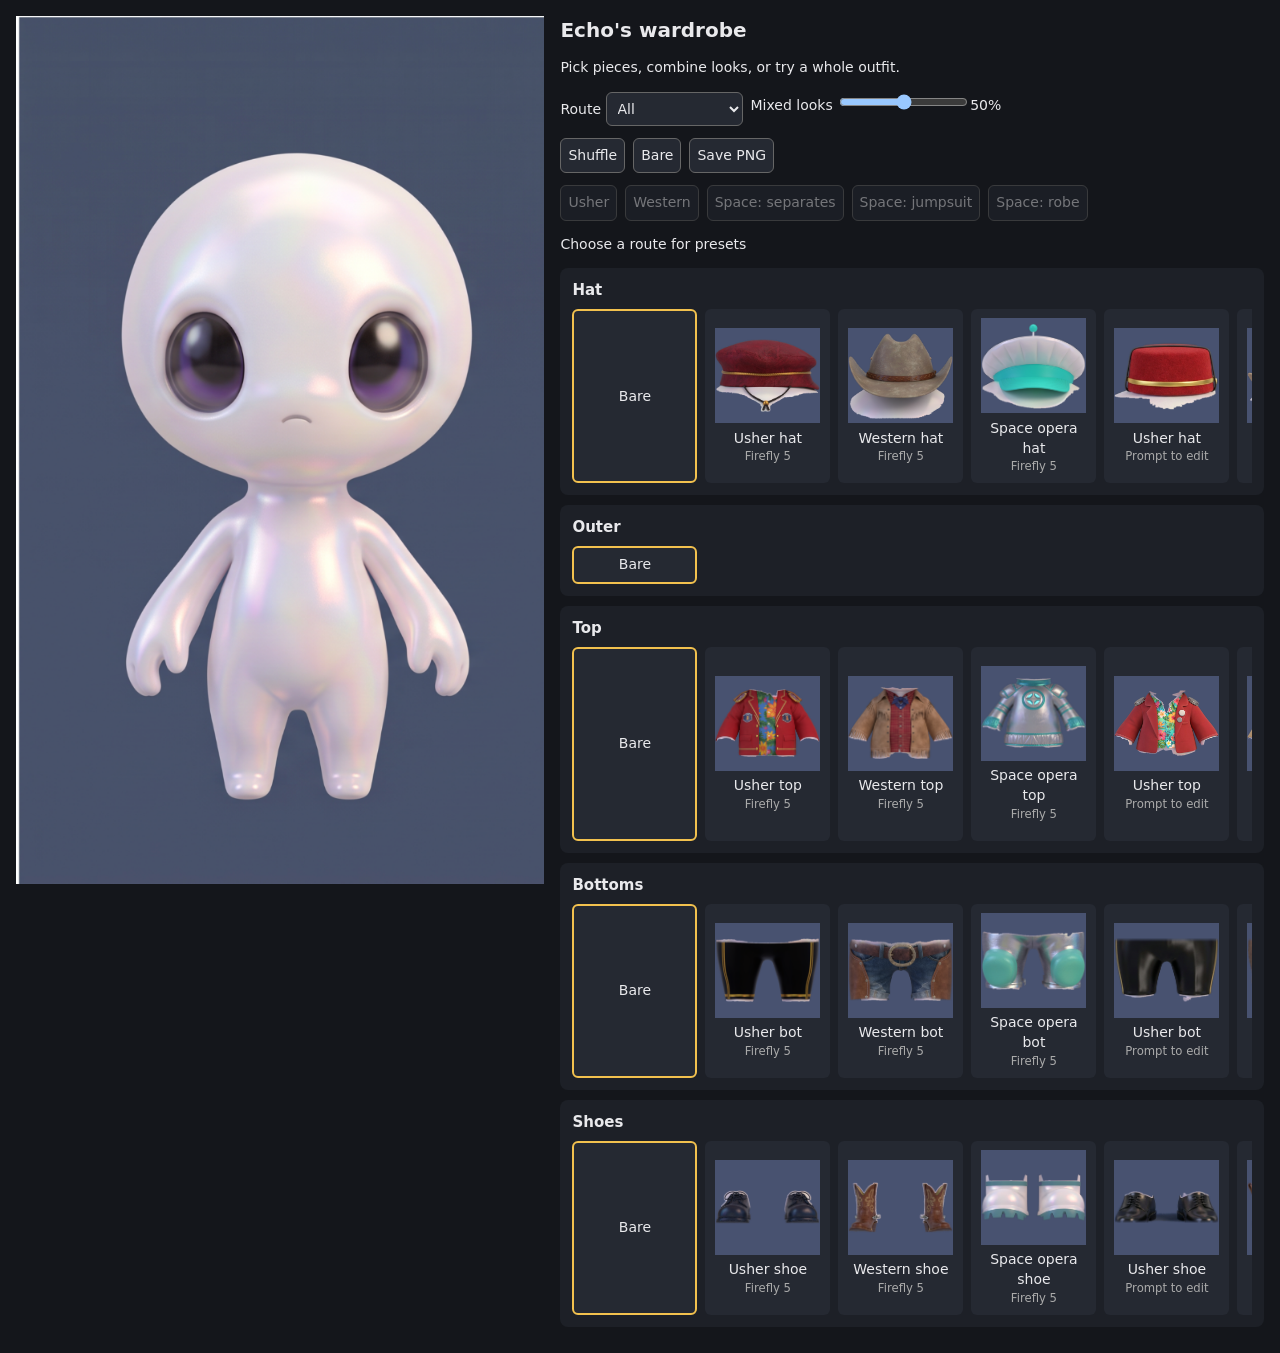
<file: assets/echo-wardrobe/1.0.0/index.html>
<!doctype html><html lang="en"><head><meta charset="utf-8"><meta name="viewport" content="width=device-width, initial-scale=1">
<title>Echo's wardrobe</title><style>
:root{color-scheme:dark}body{margin:0;background:#14161b;color:#e9e9ec;font:14px/1.4 system-ui,sans-serif}
main{display:flex;gap:16px;padding:16px;align-items:flex-start;flex-wrap:wrap}
#stage{position:relative;height:calc(100vh - 32px);max-height:1400px;aspect-ratio:1315/2160;background:#485270;overflow:hidden;flex:none}
#stage img{position:absolute;pointer-events:none}#base{left:0;top:0;width:100%;height:100%}
#side{flex:1;min-width:300px;max-width:900px}h1{font-size:20px;margin:0}h2{font-size:15px;margin:0 0 8px}
.bar{display:flex;gap:8px;flex-wrap:wrap;margin:12px 0}.zone{background:#1d2027;border-radius:8px;padding:12px;margin:10px 0}
button,select{background:#252932;color:inherit;border:1px solid #666;border-radius:6px;padding:7px;cursor:pointer;font:inherit}
button:disabled{opacity:.45;cursor:default}.row{display:flex;gap:8px;overflow-x:auto}.opt{flex:none;width:125px;border:2px solid transparent}
.opt.on{border-color:#f2c14e}.opt img{width:105px;height:95px;object-fit:contain;background:#485270}.occupied{color:#aaa}
#status,.notice{color:#f2c14e}small{display:block;color:#aaa}@media(max-width:700px){#stage{height:auto;width:100%}}
</style></head><body><main><div id="stage"><img id="base" src="base.png" alt="Echo, bare"></div>
<div id="side"><h1>Echo's wardrobe</h1><p>Pick pieces, combine looks, or try a whole outfit.</p>
<div class="bar"><label>Route <select id="route"><option value="all">All</option><option value="f">Firefly 5</option><option value="e">Prompt to edit</option></select></label>
<label>Mixed looks <input id="q" type="range" min="0" max="1" step="0.05" value="0.5"><output id="qvalue">50%</output></label></div>
<div class="bar"><button id="shuffle">Shuffle</button><button id="clear">Bare</button><button id="save">Save PNG</button></div>
<div id="presets" class="bar"></div><p id="presetHint"></p><p id="status" role="status"></p><div id="zones"></div></div></main>
<script>/* Wardrobe v3: shared state and sampling engine for the standalone page and Node tests. */
(function (root, factory) {
  const api = factory();
  if (typeof module === 'object' && module.exports) module.exports = api;
  else root.Wardrobe = api;
})(typeof globalThis !== 'undefined' ? globalThis : this, function () {
  'use strict';
  const slots = Object.freeze(['shoe', 'bot', 'top', 'outer', 'hat']);
  const looks = ['ush', 'wst', 'spc'];
  const rank = s => slots.indexOf(s);
  const blank = () => Object.fromEntries(slots.map(s => [s, null]));
  const copy = x => JSON.parse(JSON.stringify(x));
  function need(ok, message) { if (!ok) throw new Error(message); }
  function finite(n, message) { need(typeof n === 'number' && Number.isFinite(n), message); return n; }
  function routeKey(route) {
    const names = {'Firefly 5': 'f', 'Prompt to edit': 'e', 'Nano Banana Pro': 'e', 'Nano Banana Pro (OpenRouter)': 'g'};
    return names[route] || route;
  }
  function itemValid(p) {
    need(p && typeof p.id === 'string' && p.id.length > 0, 'item needs stable ID');
    need(Array.isArray(p.occupies) && p.occupies.length > 0 && new Set(p.occupies).size === p.occupies.length && p.occupies.every(s => slots.includes(s)), 'invalid occupied slots');
    need(looks.includes(p.look), 'unknown look');
    need(['f', 'e', 'g'].includes(routeKey(p.route)), 'unknown route');
    finite(p.rank, 'invalid rank'); finite(p.weight, 'invalid weight');
    need(p.weight > 0, 'item weight must be positive');
    return p;
  }
  function catalog(items) {
    const c = Object.create(null);
    items.forEach(p => { itemValid(p); need(!c[p.id], 'duplicate item ID'); c[p.id] = Object.freeze({...copy(p), occupies: Object.freeze(p.occupies.slice())}); });
    return Object.freeze(c);
  }
  function initial() { return {worn: blank(), last: blank(), notices: {}, route: 'all'}; }
  function validate(state, c) {
    slots.forEach(s => {
      const id = state.worn[s];
      need(id === null || (c[id] && c[id].occupies.includes(s)), 'invalid worn slot');
      if (id !== null) c[id].occupies.forEach(t => need(state.worn[t] === id, 'partial item occupancy'));
    });
    return state;
  }
  function rowSlot(p) { return p.occupies.reduce((a, b) => rank(a) > rank(b) ? a : b); }
  function wornList(state, c) {
    validate(state, c);
    return [...new Set(slots.map(s => state.worn[s]).filter(Boolean))].map(id => c[id])
      .sort((a, b) => a.rank - b.rank || (a.id < b.id ? -1 : a.id > b.id ? 1 : 0));
  }
  function snapshot(state, c) { return copy(wornList(state, c)); }
  function restore(state, freed, c) {
    slots.filter(s => freed.has(s)).forEach(s => {
      if (state.worn[s] !== null || state.last[s] === null) return;
      const p = c[state.last[s]];
      if (p && p.occupies.length === 1 && p.occupies[0] === s) state.worn[s] = p.id;
      else state.notices[s] = 'Remembered item is missing or incompatible';
    });
  }
  function removeWhole(state, ids, c) {
    const freed = new Set();
    ids.forEach(id => { if (id) c[id].occupies.forEach(s => { state.worn[s] = null; freed.add(s); }); });
    return freed;
  }
  function transaction(state, c, action) {
    validate(state, c);
    const n = copy(state); n.notices = {};
    if (action.type === 'route') {
      need(['all', 'f', 'e'].includes(action.route), 'invalid route filter');
      n.route = action.route;
      n.notices = copy(state.notices);
    } else if (action.type === 'clear') { n.worn = blank(); n.last = blank(); }
    else if (action.type === 'replace') {
      need(Array.isArray(action.ids) && new Set(action.ids).size === action.ids.length, 'duplicate outfit ID');
      n.worn = blank();
      action.ids.forEach(id => {
        need(c[id], 'missing outfit item: ' + id);
        c[id].occupies.forEach(s => { need(n.worn[s] === null, 'outfit slot conflict'); n.worn[s] = id; });
      });
      slots.forEach(s => { const p = c[n.worn[s]]; if (!p) n.last[s] = null; else if (p.occupies.length === 1) n.last[s] = p.id; });
    } else if (action.type === 'equip') {
      const p = c[action.id]; need(p, 'missing equipped item');
      if (p.occupies.every(s => n.worn[s] === p.id)) return state;
      const freed = removeWhole(n, new Set(p.occupies.map(s => n.worn[s])), c);
      p.occupies.forEach(s => { n.worn[s] = p.id; });
      if (p.occupies.length === 1) n.last[p.occupies[0]] = p.id;
      restore(n, freed, c);
    } else if (action.type === 'bare' || action.type === 'remove') {
      let s = action.slot;
      if (action.type === 'remove') {
        const p = c[action.id]; need(p, 'missing removed item');
        if (!p.occupies.some(t => n.worn[t] === p.id)) return state;
        if (p.occupies.length > 1) {
          restore(n, removeWhole(n, new Set([p.id]), c), c);
          return validate(n, c);
        }
        s = p.occupies[0];
      }
      need(slots.includes(s), 'invalid bare slot');
      n.last[s] = null;
      const freed = removeWhole(n, new Set([n.worn[s]]), c); freed.delete(s);
      restore(n, freed, c);
    } else throw new Error('unknown transaction');
    return validate(n, c);
  }
  const presets = {
    f: {
      ush: ['probe_fhatush_r1','probe_ftopush_r1','probe_fbotush_r1','probe_fshoeush_r2'],
      wst: ['probe_fhatwst_r1','probe_ftopwst_r1','probe_fbotwst_r1','probe_fshoewst_r2'],
      spc: ['probe_fhatspc_r1','probe_ftopspc_r1','probe_fbotspc_r1','probe_fshoespc_r2'],
      jumpsuit: ['probe_fhatspc_r1','probe_ftbspcjs_r1','probe_fshoespc_r2'],
      robe: ['probe_fhatspc_r1','probe_ftbspcrb_r1','probe_fshoespc_r2']
    },
    e: {
      ush: ['probe_ehatush_r1','probe_etopush_r1','probe_ebotush_r1','probe_eshoeush_r2'],
      wst: ['probe_ehatwst_r1','probe_etopwst_r1','probe_ebotwst_r1','probe_eshoewst_r2'],
      spc: ['probe_ehatspc_r1','probe_etopspc_r1','probe_ebotspc_r1','probe_eshoespc_r2'],
      jumpsuit: ['probe_ehatspc_r1','probe_etbspcjs_r1','probe_eshoespc_r2'],
      robe: ['probe_ehatspc_r1','probe_etbspcrb_r1','probe_eshoespc_r2']
    }
  };
  function preset(c, route, name) {
    if (route === 'all') return {reason: 'Choose a route for presets'};
    const ids = presets[route] && presets[route][name];
    if (!ids) return {reason: 'Unknown preset'};
    try {
      ids.forEach(id => { need(c[id], 'Missing preset item: ' + id); need(routeKey(c[id].route) === route, 'Preset route mismatch'); });
      transaction(initial(), c, {type: 'replace', ids});
      return {ids: ids.slice()};
    } catch (e) { return {reason: "This outfit isn't available on this route", diagnostic: e.message}; }
  }
  function enumerate(c, config = {}) {
    const route = config.route || 'all'; need(['all','f','e'].includes(route), 'invalid route filter');
    const q = config.q === undefined ? 0.5 : config.q;
    finite(q, 'invalid q'); need(q >= 0 && q <= 1, 'invalid q');
    const bare = Object.fromEntries(slots.map(s => [s, 1]));
    Object.entries(config.bare || {}).forEach(([s, w]) => { need(slots.includes(s), 'unknown bare slot'); finite(w, 'invalid bare weight'); need(w >= 0, 'negative bare weight'); bare[s] = w; });
    const pairs = new Map();
    const key = (a, b) => JSON.stringify([a, b].sort());
    (config.pairs || []).forEach(p => {
      need(Array.isArray(p) && p.length === 3 && c[p[0]] && c[p[1]] && p[0] !== p[1], 'invalid pair');
      finite(p[2], 'invalid pair weight'); need(p[2] >= 0, 'negative pair weight');
      const k = key(p[0], p[1]); need(!pairs.has(k), 'duplicate unordered pair'); pairs.set(k, p[2]);
    });
    const entries = slots.map(() => []);
    Object.values(c).forEach(p => {
      itemValid(p);
      if (route === 'all' || routeKey(p.route) === route) entries[Math.min(...p.occupies.map(rank))].push(p);
    });
    entries.forEach(a => a.sort((a, b) => a.id < b.id ? -1 : 1));
    const outfits = [], classes = {C: [], M: []}, totals = {C: 0, M: 0};
    const product = (a, b) => finite(a * b, 'outfit weight overflow');
    function visit(at, covered, picked, bareSlots) {
      if (at === slots.length) {
        let weight = 1;
        picked.forEach(p => { weight = product(weight, p.weight); });
        bareSlots.forEach(s => { weight = product(weight, bare[s]); });
        for (let i = 0; i < picked.length; i++) for (let j = i + 1; j < picked.length; j++) {
          const k = key(picked[i].id, picked[j].id);
          weight = product(weight, pairs.has(k) ? pairs.get(k) : 1);
        }
        const diversity = new Set(picked.map(p => p.look)).size;
        const group = diversity === 0 ? null : diversity === 1 ? 'C' : 'M';
        const outfit = {ids: picked.map(p => p.id).sort(), weight, group}; outfits.push(outfit);
        if (group && weight > 0) { classes[group].push(outfit); totals[group] = finite(totals[group] + weight, 'class total overflow'); }
        return;
      }
      const s = slots[at];
      if (covered.has(s)) return visit(at + 1, covered, picked, bareSlots);
      // Bare is committed just like an item: later entries cannot reach back into it.
      visit(at + 1, new Set([...covered, s]), picked, [...bareSlots, s]);
      entries[at].forEach(p => {
        if (p.occupies.every(s => !covered.has(s))) visit(at + 1, new Set([...covered, ...p.occupies]), [...picked, p], bareSlots);
      });
    }
    visit(0, new Set(), [], []);
    const total = finite(totals.C + totals.M, 'total weight overflow');
    return {outfits, classes, totals, total, q, route, traversal: slots.slice()};
  }
  function sample(table, rng = Math.random) {
    if (!(table.total > 0)) return {reason: 'Shuffle unavailable: no positive nonempty outfit weight'};
    function random() { const u = rng(); finite(u, 'invalid random draw'); need(u >= 0 && u < 1, 'random draw outside [0,1)'); return u; }
    let group, reason = '';
    if (table.totals.C > 0 && table.totals.M > 0) group = random() < table.q ? 'M' : 'C';
    else { group = table.totals.C > 0 ? 'C' : 'M'; reason = 'Only ' + (group === 'C' ? 'coherent' : 'mixed') + ' outfits have positive weight; using that class'; }
    const target = random() * table.totals[group]; let sum = 0, lastPositive = null;
    for (const outfit of table.classes[group]) {
      sum += outfit.weight;
      if (outfit.weight > 0) lastPositive = outfit;
      if (sum > target) return {ids: outfit.ids.slice(), group, reason};
    }
    // Tiny/subnormal products can round u*Z up to Z although u < 1.
    // Do not conceal an inconsistent table: the final cumulative sum must agree.
    if (target === table.totals[group] && sum === table.totals[group] && lastPositive)
      return {ids: lastPositive.ids.slice(), group, reason};
    throw new Error('invalid cumulative weight');
  }
  async function exportSnapshot(list, load, ctx, base = 'base.png') {
    // Capture records synchronously, before even the base image starts loading.
    const saved = copy(list);
    ctx.drawImage(await load(base), 0, 0);
    for (const p of saved) ctx.drawImage(await load(p.src), p.x, p.y, p.w, p.h);
    return saved;
  }
  return {slots, catalog, initial, validate, transaction, wornList, snapshot, rowSlot, routeKey, preset, presets, enumerate, sample, exportSnapshot};
});
</script>
<script>
'use strict';
const M = {"version": 3, "size": [1315, 2160], "order": ["shoe", "bot", "top", "outer", "hat"], "looks": {"ush": "Usher (the canon home look)", "wst": "Western", "spc": "Space opera"}, "parts": [{"id": "probe_fhatush_r1", "zone": "hat", "look": "ush", "lookName": "Usher (the canon home look)", "name": "Usher hat", "occupies": ["hat"], "rank": 4, "weight": 1.0, "route": "Firefly 5", "routeKey": "f", "keptBottom": null, "extraction": {"zone": "hat", "keptBottom": null, "keyedPixels": 0, "hardLockedPixels": 0}, "src": "parts/probe_fhatush_r1.png", "x": 422, "y": 156, "w": 583, "h": 405}, {"id": "probe_fhatwst_r1", "zone": "hat", "look": "wst", "lookName": "Western", "name": "Western hat", "occupies": ["hat"], "rank": 4, "weight": 1.0, "route": "Firefly 5", "routeKey": "f", "keptBottom": null, "extraction": {"zone": "hat", "keptBottom": null, "keyedPixels": 0, "hardLockedPixels": 0}, "src": "parts/probe_fhatwst_r1.png", "x": 380, "y": 57, "w": 640, "h": 524}, {"id": "probe_fhatspc_r1", "zone": "hat", "look": "spc", "lookName": "Space opera", "name": "Space opera hat", "occupies": ["hat"], "rank": 4, "weight": 1.0, "route": "Firefly 5", "routeKey": "f", "keptBottom": null, "extraction": {"zone": "hat", "keptBottom": null, "keyedPixels": 0, "hardLockedPixels": 0}, "src": "parts/probe_fhatspc_r1.png", "x": 465, "y": 99, "w": 501, "h": 410}, {"id": "probe_ftopush_r1", "zone": "top", "look": "ush", "lookName": "Usher (the canon home look)", "name": "Usher top", "occupies": ["top"], "rank": 2, "weight": 1.0, "route": "Firefly 5", "routeKey": "f", "keptBottom": null, "extraction": {"zone": "top", "keptBottom": null, "keyedPixels": 0, "hardLockedPixels": 0}, "src": "parts/probe_ftopush_r1.png", "x": 265, "y": 1142, "w": 873, "h": 567}, {"id": "probe_ftopwst_r1", "zone": "top", "look": "wst", "lookName": "Western", "name": "Western top", "occupies": ["top"], "rank": 2, "weight": 1.0, "route": "Firefly 5", "routeKey": "f", "keptBottom": null, "extraction": {"zone": "top", "keptBottom": null, "keyedPixels": 0, "hardLockedPixels": 0}, "src": "parts/probe_ftopwst_r1.png", "x": 281, "y": 1137, "w": 847, "h": 581}, {"id": "probe_ftopspc_r1", "zone": "top", "look": "spc", "lookName": "Space opera", "name": "Space opera top", "occupies": ["top"], "rank": 2, "weight": 1.0, "route": "Firefly 5", "routeKey": "f", "keptBottom": null, "extraction": {"zone": "top", "keptBottom": null, "keyedPixels": 0, "hardLockedPixels": 0}, "src": "parts/probe_ftopspc_r1.png", "x": 274, "y": 1144, "w": 854, "h": 568}, {"id": "probe_fbotush_r1", "zone": "bot", "look": "ush", "lookName": "Usher (the canon home look)", "name": "Usher bot", "occupies": ["bot"], "rank": 1, "weight": 1.0, "route": "Firefly 5", "routeKey": "f", "keptBottom": null, "extraction": {"zone": "bot", "keptBottom": null, "holes": [], "keyedPixels": 14421, "hardLockedPixels": 0}, "src": "parts/probe_fbotush_r1.png", "x": 470, "y": 1630, "w": 463, "h": 282}, {"id": "probe_fbotwst_r1", "zone": "bot", "look": "wst", "lookName": "Western", "name": "Western bot", "occupies": ["bot"], "rank": 1, "weight": 1.0, "route": "Firefly 5", "routeKey": "f", "keptBottom": null, "extraction": {"zone": "bot", "keptBottom": null, "holes": [], "keyedPixels": 11077, "hardLockedPixels": 0}, "src": "parts/probe_fbotwst_r1.png", "x": 458, "y": 1628, "w": 486, "h": 285}, {"id": "probe_fbotspc_r1", "zone": "bot", "look": "spc", "lookName": "Space opera", "name": "Space opera bot", "occupies": ["bot"], "rank": 1, "weight": 1.0, "route": "Firefly 5", "routeKey": "f", "keptBottom": null, "extraction": {"zone": "bot", "keptBottom": null, "holes": [{"area": 115, "protected": false, "filled": true}, {"area": 125, "protected": false, "filled": true}, {"area": 45, "protected": false, "filled": true}, {"area": 103, "protected": false, "filled": true}, {"area": 35, "protected": false, "filled": true}, {"area": 49, "protected": false, "filled": true}, {"area": 25, "protected": false, "filled": true}], "keyedPixels": 10672, "hardLockedPixels": 0}, "src": "parts/probe_fbotspc_r1.png", "x": 465, "y": 1646, "w": 476, "h": 266}, {"id": "probe_fshoeush_r2", "zone": "shoe", "look": "ush", "lookName": "Usher (the canon home look)", "name": "Usher shoe", "occupies": ["shoe"], "rank": 0, "weight": 1.0, "route": "Firefly 5", "routeKey": "f", "keptBottom": null, "extraction": {"zone": "shoe", "keptBottom": null, "keyedPixels": 0, "hardLockedPixels": 0}, "src": "parts/probe_fshoeush_r2.png", "x": 495, "y": 1846, "w": 424, "h": 138}, {"id": "probe_fshoewst_r2", "zone": "shoe", "look": "wst", "lookName": "Western", "name": "Western shoe", "occupies": ["shoe"], "rank": 0, "weight": 1.0, "route": "Firefly 5", "routeKey": "f", "keptBottom": null, "extraction": {"zone": "shoe", "keptBottom": null, "keyedPixels": 0, "hardLockedPixels": 0}, "src": "parts/probe_fshoewst_r2.png", "x": 482, "y": 1772, "w": 452, "h": 218}, {"id": "probe_fshoespc_r2", "zone": "shoe", "look": "spc", "lookName": "Space opera", "name": "Space opera shoe", "occupies": ["shoe"], "rank": 0, "weight": 1.0, "route": "Firefly 5", "routeKey": "f", "keptBottom": null, "extraction": {"zone": "shoe", "keptBottom": null, "keyedPixels": 0, "hardLockedPixels": 0}, "src": "parts/probe_fshoespc_r2.png", "x": 463, "y": 1770, "w": 481, "h": 213}, {"id": "probe_ehatush_r1", "zone": "hat", "look": "ush", "lookName": "Usher (the canon home look)", "name": "Usher hat", "occupies": ["hat"], "rank": 4, "weight": 1.0, "route": "Nano Banana Pro", "routeKey": "e", "keptBottom": null, "extraction": {"zone": "hat", "keptBottom": null, "keyedPixels": 0, "hardLockedPixels": 0}, "src": "parts/probe_ehatush_r1.png", "x": 509, "y": 205, "w": 353, "h": 228}, {"id": "probe_ehatwst_r1", "zone": "hat", "look": "wst", "lookName": "Western", "name": "Western hat", "occupies": ["hat"], "rank": 4, "weight": 1.0, "route": "Nano Banana Pro", "routeKey": "e", "keptBottom": null, "extraction": {"zone": "hat", "keptBottom": null, "keyedPixels": 0, "hardLockedPixels": 0}, "src": "parts/probe_ehatwst_r1.png", "x": 357, "y": 120, "w": 684, "h": 401}, {"id": "probe_ehatspc_r1", "zone": "hat", "look": "spc", "lookName": "Space opera", "name": "Space opera hat", "occupies": ["hat"], "rank": 4, "weight": 1.0, "route": "Nano Banana Pro", "routeKey": "e", "keptBottom": null, "extraction": {"zone": "hat", "keptBottom": null, "keyedPixels": 0, "hardLockedPixels": 0}, "src": "parts/probe_ehatspc_r1.png", "x": 513, "y": 118, "w": 364, "h": 329}, {"id": "probe_etopush_r1", "zone": "top", "look": "ush", "lookName": "Usher (the canon home look)", "name": "Usher top", "occupies": ["top"], "rank": 2, "weight": 1.0, "route": "Nano Banana Pro", "routeKey": "e", "keptBottom": null, "extraction": {"zone": "top", "keptBottom": null, "keyedPixels": 0, "hardLockedPixels": 0}, "src": "parts/probe_etopush_r1.png", "x": 292, "y": 1137, "w": 820, "h": 517}, {"id": "probe_etopwst_r1", "zone": "top", "look": "wst", "lookName": "Western", "name": "Western top", "occupies": ["top"], "rank": 2, "weight": 1.0, "route": "Nano Banana Pro", "routeKey": "e", "keptBottom": null, "extraction": {"zone": "top", "keptBottom": null, "keyedPixels": 0, "hardLockedPixels": 0}, "src": "parts/probe_etopwst_r1.png", "x": 288, "y": 1136, "w": 827, "h": 515}, {"id": "probe_etopspc_r1", "zone": "top", "look": "spc", "lookName": "Space opera", "name": "Space opera top", "occupies": ["top"], "rank": 2, "weight": 1.0, "route": "Nano Banana Pro", "routeKey": "e", "keptBottom": null, "extraction": {"zone": "top", "keptBottom": null, "keyedPixels": 0, "hardLockedPixels": 0}, "src": "parts/probe_etopspc_r1.png", "x": 293, "y": 1139, "w": 817, "h": 507}, {"id": "probe_ebotush_r1", "zone": "bot", "look": "ush", "lookName": "Usher (the canon home look)", "name": "Usher bot", "occupies": ["bot"], "rank": 1, "weight": 1.0, "route": "Nano Banana Pro", "routeKey": "e", "keptBottom": null, "extraction": {"zone": "bot", "keptBottom": null, "holes": [], "keyedPixels": 13241, "hardLockedPixels": 0}, "src": "parts/probe_ebotush_r1.png", "x": 465, "y": 1620, "w": 474, "h": 291}, {"id": "probe_ebotwst_r1", "zone": "bot", "look": "wst", "lookName": "Western", "name": "Western bot", "occupies": ["bot"], "rank": 1, "weight": 1.0, "route": "Nano Banana Pro", "routeKey": "e", "keptBottom": null, "extraction": {"zone": "bot", "keptBottom": null, "holes": [], "keyedPixels": 11102, "hardLockedPixels": 0}, "src": "parts/probe_ebotwst_r1.png", "x": 463, "y": 1620, "w": 478, "h": 291}, {"id": "probe_ebotspc_r1", "zone": "bot", "look": "spc", "lookName": "Space opera", "name": "Space opera bot", "occupies": ["bot"], "rank": 1, "weight": 1.0, "route": "Nano Banana Pro", "routeKey": "e", "keptBottom": null, "extraction": {"zone": "bot", "keptBottom": null, "holes": [{"area": 25, "protected": false, "filled": true}, {"area": 275, "protected": false, "filled": true}, {"area": 25, "protected": false, "filled": true}, {"area": 45, "protected": false, "filled": true}, {"area": 1408, "protected": false, "filled": true}, {"area": 596, "protected": false, "filled": true}, {"area": 140, "protected": false, "filled": true}, {"area": 40, "protected": false, "filled": true}, {"area": 30, "protected": false, "filled": true}, {"area": 40, "protected": false, "filled": true}, {"area": 35, "protected": false, "filled": true}], "keyedPixels": 11869, "hardLockedPixels": 0}, "src": "parts/probe_ebotspc_r1.png", "x": 464, "y": 1621, "w": 476, "h": 280}, {"id": "probe_eshoeush_r2", "zone": "shoe", "look": "ush", "lookName": "Usher (the canon home look)", "name": "Usher shoe", "occupies": ["shoe"], "rank": 0, "weight": 1.0, "route": "Nano Banana Pro", "routeKey": "e", "keptBottom": null, "extraction": {"zone": "shoe", "keptBottom": null, "keyedPixels": 0, "hardLockedPixels": 0}, "src": "parts/probe_eshoeush_r2.png", "x": 467, "y": 1864, "w": 470, "h": 145}, {"id": "probe_eshoewst_r2", "zone": "shoe", "look": "wst", "lookName": "Western", "name": "Western shoe", "occupies": ["shoe"], "rank": 0, "weight": 1.0, "route": "Nano Banana Pro", "routeKey": "e", "keptBottom": null, "extraction": {"zone": "shoe", "keptBottom": null, "keyedPixels": 0, "hardLockedPixels": 0}, "src": "parts/probe_eshoewst_r2.png", "x": 471, "y": 1764, "w": 463, "h": 219}, {"id": "probe_eshoespc_r2", "zone": "shoe", "look": "spc", "lookName": "Space opera", "name": "Space opera shoe", "occupies": ["shoe"], "rank": 0, "weight": 1.0, "route": "Nano Banana Pro", "routeKey": "e", "keptBottom": null, "extraction": {"zone": "shoe", "keptBottom": null, "keyedPixels": 0, "hardLockedPixels": 0}, "src": "parts/probe_eshoespc_r2.png", "x": 457, "y": 1760, "w": 490, "h": 249}, {"id": "probe_ftbspcjs_r1", "zone": "tb", "look": "spc", "lookName": "Space opera", "name": "space-cadet jumpsuit", "occupies": ["top", "bot"], "rank": 2, "weight": 1.0, "route": "Firefly 5", "routeKey": "f", "keptBottom": null, "extraction": {"zone": "tb", "keptBottom": null, "holes": [{"area": 40, "protected": false, "filled": true}, {"area": 92, "protected": false, "filled": true}, {"area": 35, "protected": false, "filled": true}, {"area": 200, "protected": false, "filled": true}, {"area": 5060, "protected": false, "filled": false}, {"area": 881, "protected": false, "filled": true}, {"area": 3814, "protected": false, "filled": false}, {"area": 86, "protected": false, "filled": true}, {"area": 148, "protected": false, "filled": true}, {"area": 16701, "protected": false, "filled": false}, {"area": 25, "protected": false, "filled": true}, {"area": 56, "protected": false, "filled": true}, {"area": 25, "protected": false, "filled": true}, {"area": 50, "protected": false, "filled": true}, {"area": 624, "protected": false, "filled": true}, {"area": 118, "protected": false, "filled": true}, {"area": 823, "protected": false, "filled": true}, {"area": 49, "protected": false, "filled": true}, {"area": 164, "protected": false, "filled": true}, {"area": 111, "protected": false, "filled": true}, {"area": 202, "protected": false, "filled": true}, {"area": 100, "protected": false, "filled": true}, {"area": 95, "protected": false, "filled": true}, {"area": 81, "protected": false, "filled": true}, {"area": 1823, "protected": false, "filled": true}, {"area": 802, "protected": false, "filled": true}, {"area": 176, "protected": false, "filled": true}, {"area": 693, "protected": false, "filled": true}, {"area": 80, "protected": false, "filled": true}, {"area": 70, "protected": false, "filled": true}, {"area": 59, "protected": false, "filled": true}, {"area": 175, "protected": false, "filled": true}, {"area": 46, "protected": false, "filled": true}, {"area": 118, "protected": false, "filled": true}, {"area": 25, "protected": false, "filled": true}], "keyedPixels": 14450, "hardLockedPixels": 64722}, "src": "parts/probe_ftbspcjs_r1.png", "x": 277, "y": 1144, "w": 850, "h": 782}, {"id": "probe_etbspcjs_r1", "zone": "tb", "look": "spc", "lookName": "Space opera", "name": "space-cadet jumpsuit", "occupies": ["top", "bot"], "rank": 2, "weight": 1.0, "route": "Nano Banana Pro", "routeKey": "e", "keptBottom": null, "extraction": {"zone": "tb", "keptBottom": null, "holes": [{"area": 25, "protected": false, "filled": true}, {"area": 30, "protected": false, "filled": true}, {"area": 1352, "protected": false, "filled": true}, {"area": 15821, "protected": false, "filled": false}, {"area": 1273, "protected": false, "filled": true}, {"area": 264, "protected": false, "filled": true}, {"area": 73, "protected": false, "filled": true}, {"area": 692, "protected": false, "filled": true}, {"area": 13817, "protected": false, "filled": false}, {"area": 3477, "protected": false, "filled": false}, {"area": 4059, "protected": false, "filled": false}, {"area": 5785, "protected": false, "filled": false}, {"area": 1876, "protected": false, "filled": true}, {"area": 625, "protected": false, "filled": true}, {"area": 133, "protected": false, "filled": true}, {"area": 67, "protected": false, "filled": true}], "keyedPixels": 13166, "hardLockedPixels": 64722}, "src": "parts/probe_etbspcjs_r1.png", "x": 302, "y": 1141, "w": 800, "h": 741}, {"id": "probe_etbspcrb_r1", "zone": "tb", "look": "spc", "lookName": "Space opera", "name": "long flight robe", "occupies": ["top", "bot"], "rank": 2, "weight": 1.0, "route": "Nano Banana Pro", "routeKey": "e", "keptBottom": null, "extraction": {"zone": "tb", "keptBottom": null, "holes": [{"area": 45, "protected": false, "filled": true}, {"area": 46, "protected": false, "filled": true}, {"area": 158, "protected": false, "filled": true}, {"area": 96, "protected": false, "filled": true}, {"area": 617, "protected": false, "filled": true}, {"area": 285, "protected": false, "filled": true}, {"area": 46, "protected": false, "filled": true}, {"area": 424, "protected": false, "filled": true}, {"area": 287, "protected": false, "filled": true}, {"area": 46, "protected": false, "filled": true}, {"area": 92, "protected": false, "filled": true}, {"area": 69, "protected": false, "filled": true}, {"area": 62, "protected": false, "filled": true}, {"area": 25, "protected": false, "filled": true}, {"area": 35, "protected": false, "filled": true}, {"area": 436, "protected": false, "filled": true}, {"area": 96, "protected": false, "filled": true}, {"area": 342, "protected": false, "filled": true}, {"area": 501, "protected": false, "filled": true}, {"area": 277, "protected": false, "filled": true}, {"area": 373, "protected": false, "filled": true}, {"area": 360, "protected": false, "filled": true}, {"area": 82, "protected": false, "filled": true}, {"area": 297, "protected": false, "filled": true}, {"area": 35, "protected": false, "filled": true}, {"area": 160, "protected": false, "filled": true}, {"area": 151, "protected": false, "filled": true}, {"area": 40, "protected": false, "filled": true}, {"area": 141, "protected": false, "filled": true}, {"area": 134, "protected": false, "filled": true}, {"area": 625, "protected": false, "filled": true}, {"area": 280, "protected": false, "filled": true}, {"area": 544, "protected": false, "filled": true}, {"area": 434, "protected": false, "filled": true}, {"area": 216, "protected": false, "filled": true}, {"area": 73, "protected": false, "filled": true}, {"area": 111, "protected": false, "filled": true}, {"area": 51, "protected": false, "filled": true}, {"area": 124, "protected": false, "filled": true}, {"area": 58, "protected": false, "filled": true}, {"area": 83, "protected": false, "filled": true}, {"area": 485, "protected": false, "filled": true}, {"area": 40, "protected": false, "filled": true}, {"area": 1318, "protected": false, "filled": true}, {"area": 214, "protected": false, "filled": true}, {"area": 25, "protected": false, "filled": true}, {"area": 267, "protected": false, "filled": true}, {"area": 622, "protected": false, "filled": true}, {"area": 76, "protected": false, "filled": true}, {"area": 152, "protected": false, "filled": true}, {"area": 25, "protected": false, "filled": true}, {"area": 244, "protected": false, "filled": true}, {"area": 57, "protected": false, "filled": true}, {"area": 30, "protected": false, "filled": true}, {"area": 51, "protected": false, "filled": true}, {"area": 85, "protected": false, "filled": true}, {"area": 156, "protected": false, "filled": true}, {"area": 178, "protected": false, "filled": true}, {"area": 99, "protected": false, "filled": true}, {"area": 51, "protected": false, "filled": true}, {"area": 110, "protected": false, "filled": true}, {"area": 399, "protected": false, "filled": true}, {"area": 86, "protected": false, "filled": true}, {"area": 208, "protected": false, "filled": true}, {"area": 70, "protected": false, "filled": true}, {"area": 304, "protected": false, "filled": true}, {"area": 25, "protected": false, "filled": true}, {"area": 34, "protected": false, "filled": true}, {"area": 156, "protected": false, "filled": true}, {"area": 653, "protected": false, "filled": true}, {"area": 205, "protected": false, "filled": true}, {"area": 136, "protected": false, "filled": true}, {"area": 210, "protected": false, "filled": true}, {"area": 388, "protected": false, "filled": true}, {"area": 148, "protected": false, "filled": true}, {"area": 174, "protected": false, "filled": true}, {"area": 873, "protected": false, "filled": true}, {"area": 79, "protected": false, "filled": true}, {"area": 152, "protected": false, "filled": true}, {"area": 666, "protected": false, "filled": true}, {"area": 62, "protected": false, "filled": true}, {"area": 153, "protected": false, "filled": true}, {"area": 73, "protected": false, "filled": true}, {"area": 152, "protected": false, "filled": true}, {"area": 300, "protected": false, "filled": true}, {"area": 25, "protected": false, "filled": true}, {"area": 227, "protected": false, "filled": true}, {"area": 119, "protected": false, "filled": true}, {"area": 61, "protected": false, "filled": true}, {"area": 365, "protected": false, "filled": true}, {"area": 25, "protected": false, "filled": true}, {"area": 48, "protected": false, "filled": true}, {"area": 124, "protected": false, "filled": true}, {"area": 25, "protected": false, "filled": true}, {"area": 201, "protected": false, "filled": true}, {"area": 454, "protected": false, "filled": true}, {"area": 698, "protected": false, "filled": true}, {"area": 25, "protected": false, "filled": true}, {"area": 192, "protected": false, "filled": true}, {"area": 436, "protected": false, "filled": true}, {"area": 129, "protected": false, "filled": true}, {"area": 130, "protected": false, "filled": true}, {"area": 351, "protected": false, "filled": true}, {"area": 30, "protected": false, "filled": true}, {"area": 217, "protected": false, "filled": true}, {"area": 112, "protected": false, "filled": true}, {"area": 153, "protected": false, "filled": true}, {"area": 210, "protected": false, "filled": true}, {"area": 246, "protected": false, "filled": true}, {"area": 89, "protected": false, "filled": true}, {"area": 82, "protected": false, "filled": true}, {"area": 56, "protected": false, "filled": true}, {"area": 73, "protected": false, "filled": true}, {"area": 36, "protected": false, "filled": true}, {"area": 45, "protected": false, "filled": true}, {"area": 68, "protected": false, "filled": true}, {"area": 409, "protected": false, "filled": true}, {"area": 90, "protected": false, "filled": true}, {"area": 25, "protected": false, "filled": true}, {"area": 25, "protected": false, "filled": true}, {"area": 122, "protected": false, "filled": true}, {"area": 743, "protected": false, "filled": true}, {"area": 79, "protected": false, "filled": true}, {"area": 221, "protected": false, "filled": true}, {"area": 136, "protected": false, "filled": true}, {"area": 690, "protected": false, "filled": true}, {"area": 205, "protected": false, "filled": true}, {"area": 30, "protected": false, "filled": true}, {"area": 25, "protected": false, "filled": true}, {"area": 47, "protected": false, "filled": true}, {"area": 35, "protected": false, "filled": true}, {"area": 110, "protected": false, "filled": true}, {"area": 51, "protected": false, "filled": true}, {"area": 178, "protected": false, "filled": true}, {"area": 616, "protected": false, "filled": true}, {"area": 73, "protected": false, "filled": true}, {"area": 81, "protected": false, "filled": true}, {"area": 58, "protected": false, "filled": true}, {"area": 25, "protected": false, "filled": true}, {"area": 40, "protected": false, "filled": true}, {"area": 54, "protected": false, "filled": true}, {"area": 57, "protected": false, "filled": true}, {"area": 85, "protected": false, "filled": true}, {"area": 91, "protected": false, "filled": true}, {"area": 45, "protected": false, "filled": true}, {"area": 25, "protected": false, "filled": true}, {"area": 63, "protected": false, "filled": true}, {"area": 76, "protected": false, "filled": true}, {"area": 25, "protected": false, "filled": true}, {"area": 25, "protected": false, "filled": true}, {"area": 60, "protected": false, "filled": true}], "keyedPixels": 3712, "hardLockedPixels": 64722}, "src": "parts/probe_etbspcrb_r1.png", "x": 297, "y": 1139, "w": 810, "h": 781}], "excluded": [{"id": "probe_ftbspcrb_r1", "reason": "Derek, 2026-11-04: rejected; the gold badge carries lettering (character bible tripwire), shirt collar instead of a stand collar, slightly open at the hem"}]};
const A = Wardrobe, C = A.catalog(M.parts), W = M.size[0], H = M.size[1];
let state = A.initial(), table;
const el = id => document.getElementById(id);
const label = {hat:'Hat', outer:'Outer', top:'Top', bot:'Bottoms', shoe:'Shoes'};
const presetNames = {ush:'Usher', wst:'Western', spc:'Space: separates', jumpsuit:'Space: jumpsuit', robe:'Space: robe'};
function button(text, fn, parent) { const b = document.createElement('button'); b.textContent = text; b.onclick = fn; parent.appendChild(b); return b; }
function act(action) {
  try { state = A.transaction(state, C, action); render(); }
  catch (e) { console.error('Wardrobe action failed', e); el('status').textContent = "Couldn't change this outfit. Please choose another item."; }
}
function rebuildSampler() {
  try { table = A.enumerate(C, {route:state.route, q:Number(el('q').value)}); el('shuffle').disabled = table.total <= 0;
    el('status').textContent = table.total > 0 ? '' : A.sample(table).reason;
  } catch (e) { console.error('Wardrobe sampler failed', e); table = null; el('shuffle').disabled = true; el('status').textContent = "Shuffle isn't available. Please adjust the controls."; }
}
function render() {
  // One unique rank-sorted list also supplies the save snapshot.
  const list = A.snapshot(state, C);
  document.querySelectorAll('#stage .part').forEach(im => im.remove());
  list.forEach((p, i) => {
    const im = document.createElement('img'); im.className = 'part'; im.src = p.src; im.alt = p.name;
    Object.assign(im.style, {left:100*p.x/W+'%', top:100*p.y/H+'%', width:100*p.w/W+'%', height:100*p.h/H+'%', zIndex:10+i});
    el('stage').appendChild(im);
  });
  el('zones').replaceChildren();
  A.slots.slice().reverse().forEach(s => {
    const box = document.createElement('div'); box.className = 'zone';
    const heading = document.createElement('h2'); heading.textContent = label[s]; box.appendChild(heading);
    const current = C[state.worn[s]];
    if (current && A.rowSlot(current) !== s) {
      const occupied = button('occupied by ' + current.name, () => act({type:'remove', id:current.id}), box);
      occupied.className = 'occupied'; occupied.title = 'Remove item and restore remembered choices';
    }
    if (current) button('Remove item', () => act({type:'remove', id:current.id}), box);
    if (state.notices[s]) { const n = document.createElement('p'); n.className = 'notice'; n.textContent = state.notices[s]; box.appendChild(n); }
    const row = document.createElement('div'); row.className = 'row';
    const bare = button('Bare', () => act({type:'bare', slot:s}), row); bare.className = 'opt' + (!current ? ' on' : '');
    M.parts.filter(p => A.rowSlot(p) === s).forEach(p => {
      const b = button('', () => act({type:'equip', id:p.id}), row); b.className = 'opt' + (state.worn[s] === p.id ? ' on' : '');
      const im = document.createElement('img'); im.src = p.src; im.alt = ''; b.appendChild(im);
      const text = document.createElement('div'); text.textContent = p.name + p.occupies.filter(t => t !== s).map(t => ' +' + label[t].toLowerCase()).join(''); b.appendChild(text);
      const route = document.createElement('small'); route.textContent = A.routeKey(p.route) === 'e' ? 'Prompt to edit' : p.route; b.appendChild(route);
    });
    box.appendChild(row); el('zones').appendChild(box);
  });
  el('presets').replaceChildren();
  el('presetHint').textContent = state.route === 'all' ? 'Choose a route for presets' : '';
  Object.entries(presetNames).forEach(([key, name]) => {
    const resolved = A.preset(C, state.route, key);
    const b = button(name, () => act({type:'replace', ids:resolved.ids}), el('presets'));
    const unavailable = state.route === 'all' ? resolved.reason : name + " isn't available on this route";
    b.disabled = !resolved.ids; b.title = resolved.reason ? unavailable : name;
    if (resolved.reason && state.route !== 'all') { const reason = document.createElement('small'); reason.textContent = unavailable; el('presets').appendChild(reason); }
  });
}
el('route').onchange = () => { act({type:'route', route:el('route').value}); rebuildSampler(); };
el('q').oninput = () => { el('qvalue').textContent = Math.round(Number(el('q').value)*100)+'%'; rebuildSampler(); };
el('clear').onclick = () => act({type:'clear'});
el('shuffle').onclick = () => {
  if (!table) return;
  try {
    const chosen = A.sample(table);
    if (chosen.ids) act({type:'replace', ids:chosen.ids});
    el('status').textContent = chosen.reason || '';
  } catch (e) { console.error('Wardrobe shuffle failed', e); el('status').textContent = "Shuffle isn't available. Please adjust the controls."; }
};
el('save').onclick = async () => {
  try {
    const saved = A.snapshot(state, C); // before any asynchronous image loading
    const canvas = document.createElement('canvas'); canvas.width = W; canvas.height = H;
    const load = src => new Promise((ok, bad) => { const im = new Image(); im.onload = () => ok(im); im.onerror = bad; im.src = src; });
    await A.exportSnapshot(saved, load, canvas.getContext('2d'));
    const names = saved.map(p => p.name.toLowerCase().replace(/[^a-z0-9]+/g, '-').replace(/^-|-$/g, '') || 'garment');
    const a = document.createElement('a'); a.download = 'echo_' + (names.join('_') || 'bare') + '.png'; a.href = canvas.toDataURL('image/png'); a.click();
  } catch (e) { console.error('Wardrobe export failed', e); el('status').textContent = 'Save failed: image could not load or export.'; }
};
render(); rebuildSampler();
</script></body></html>
</file>
